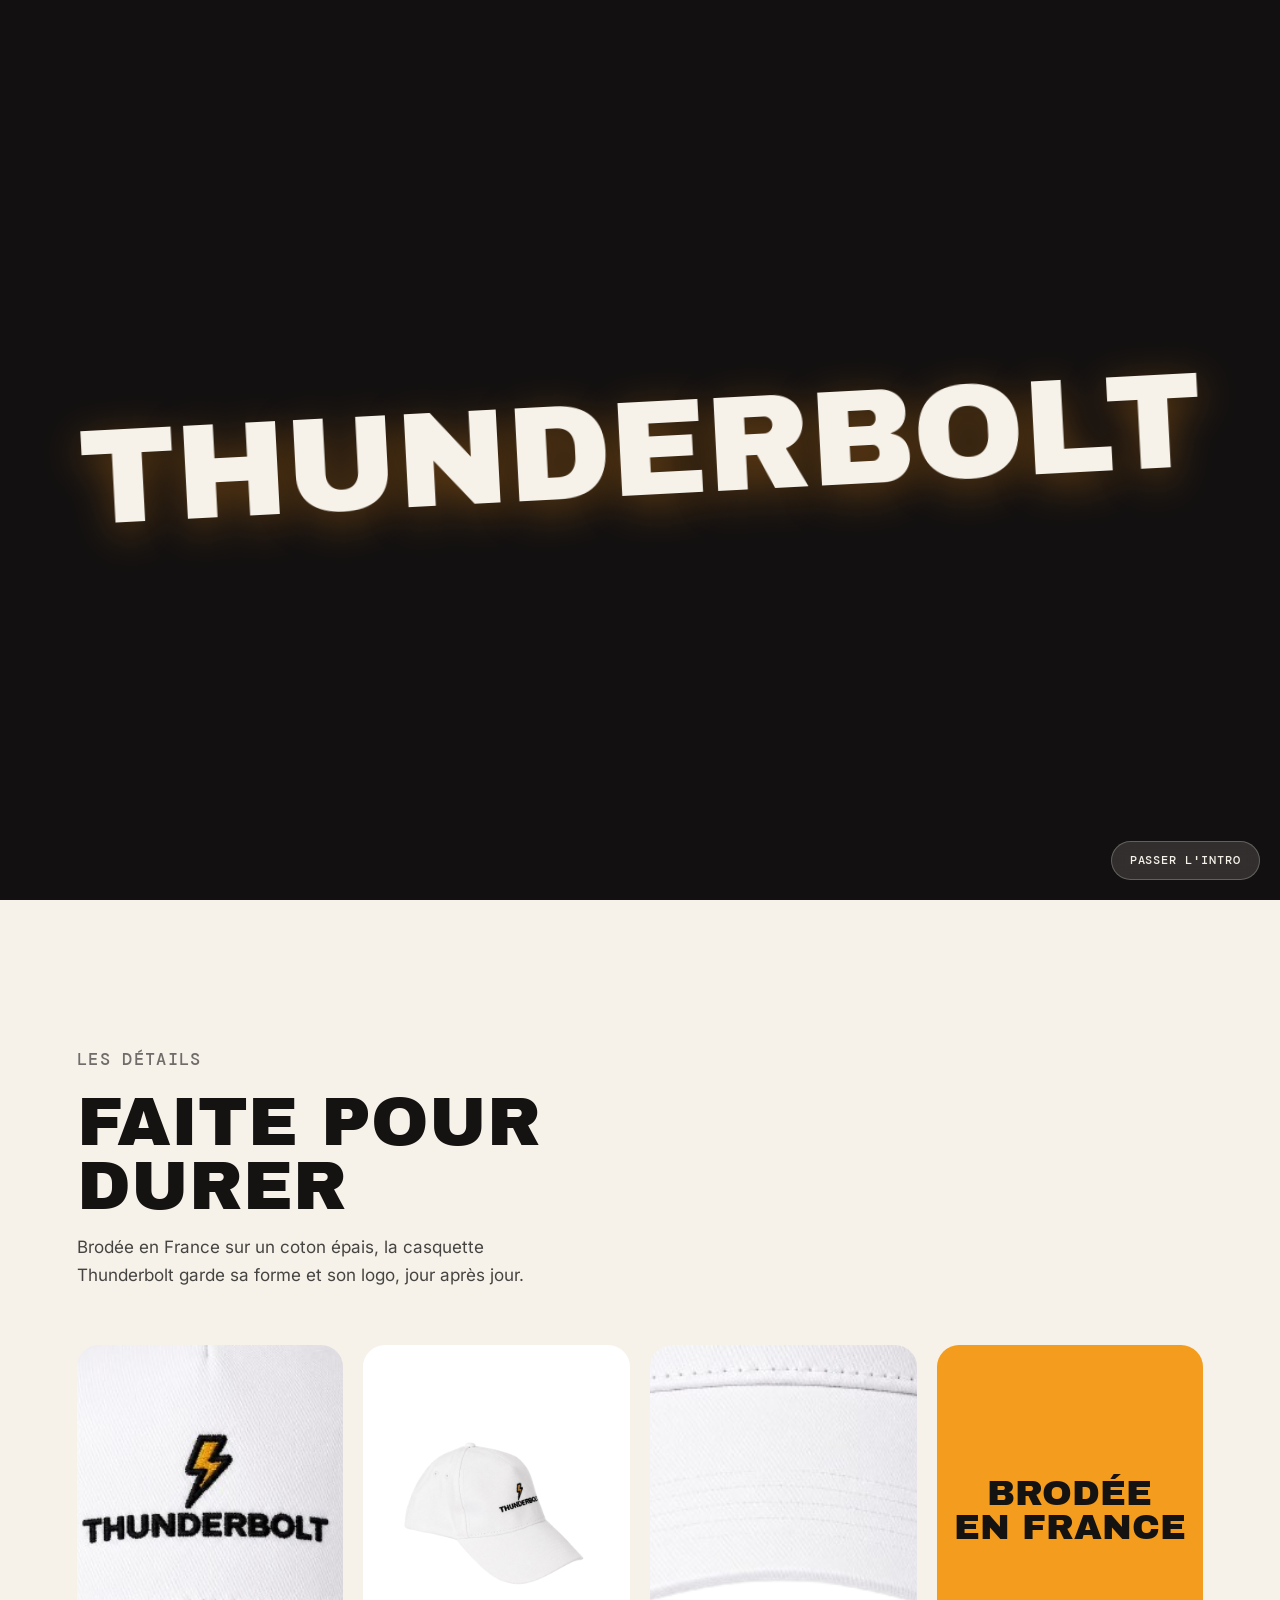
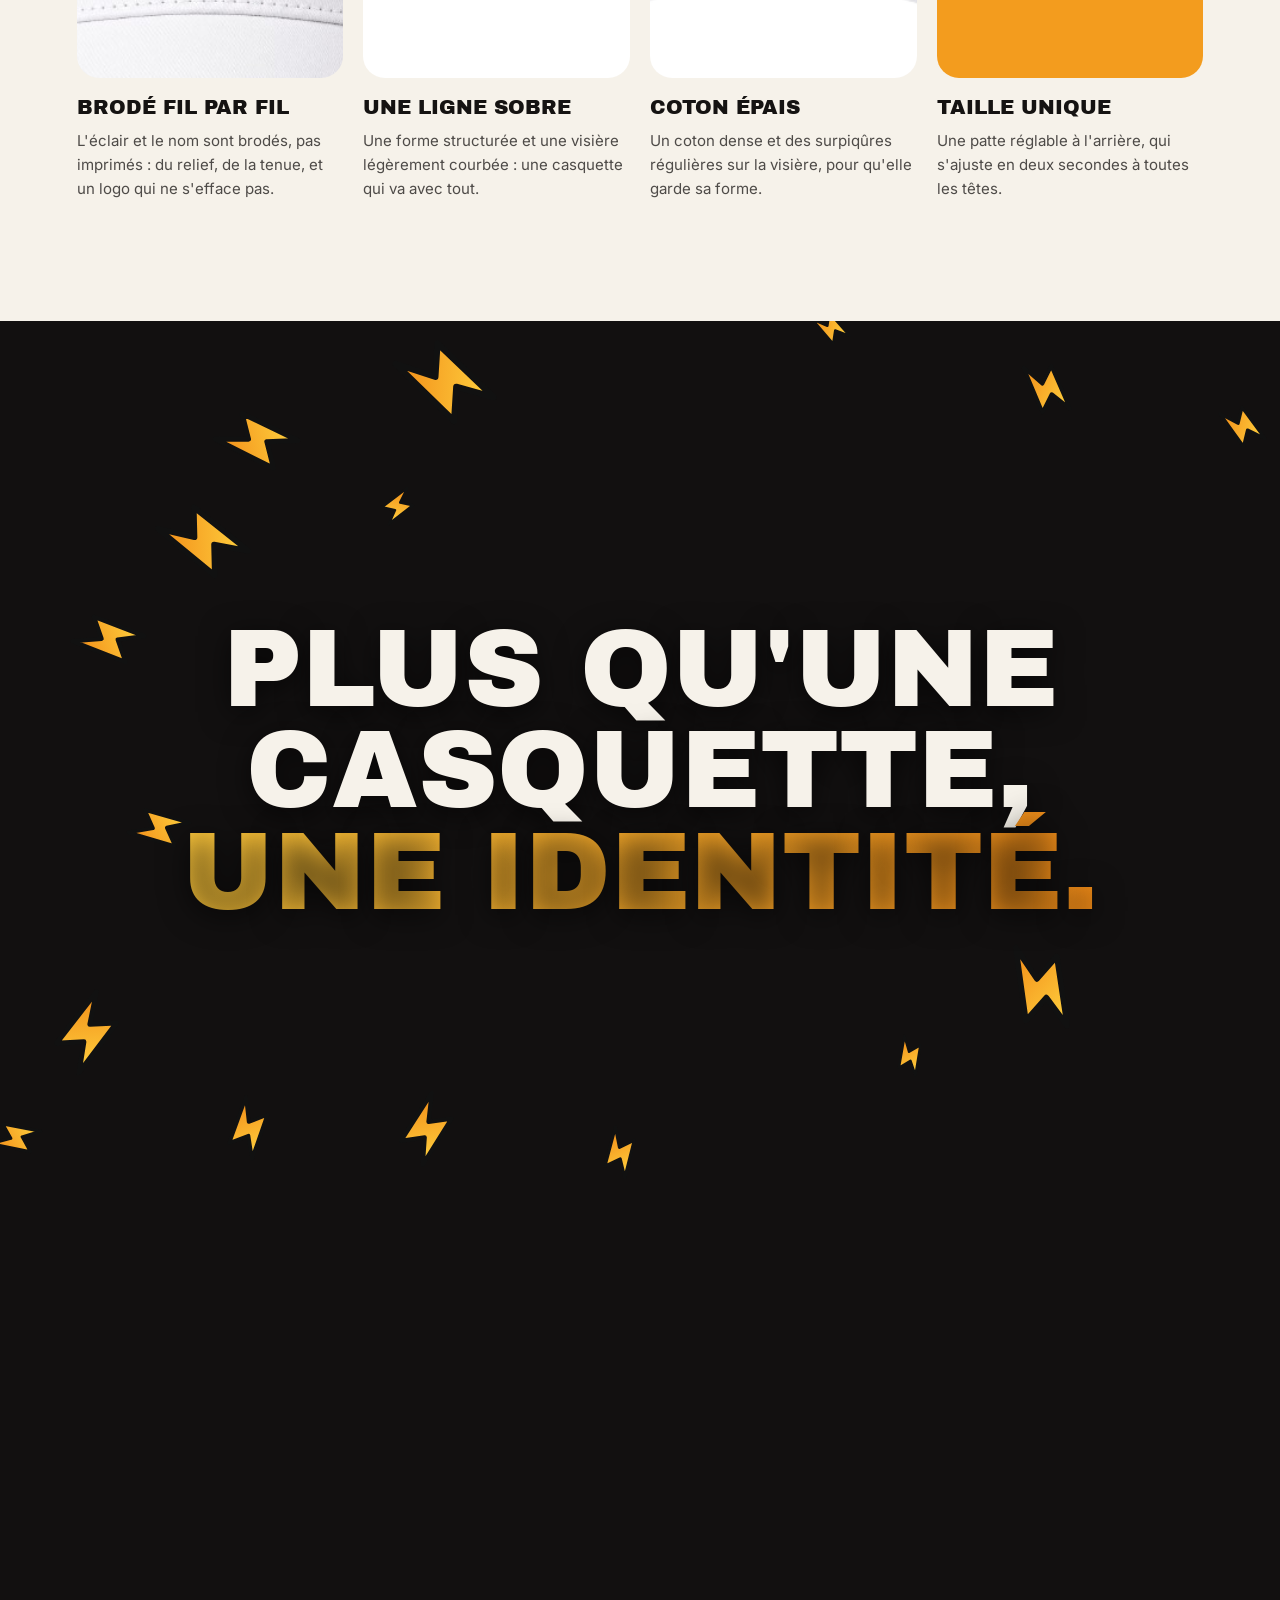
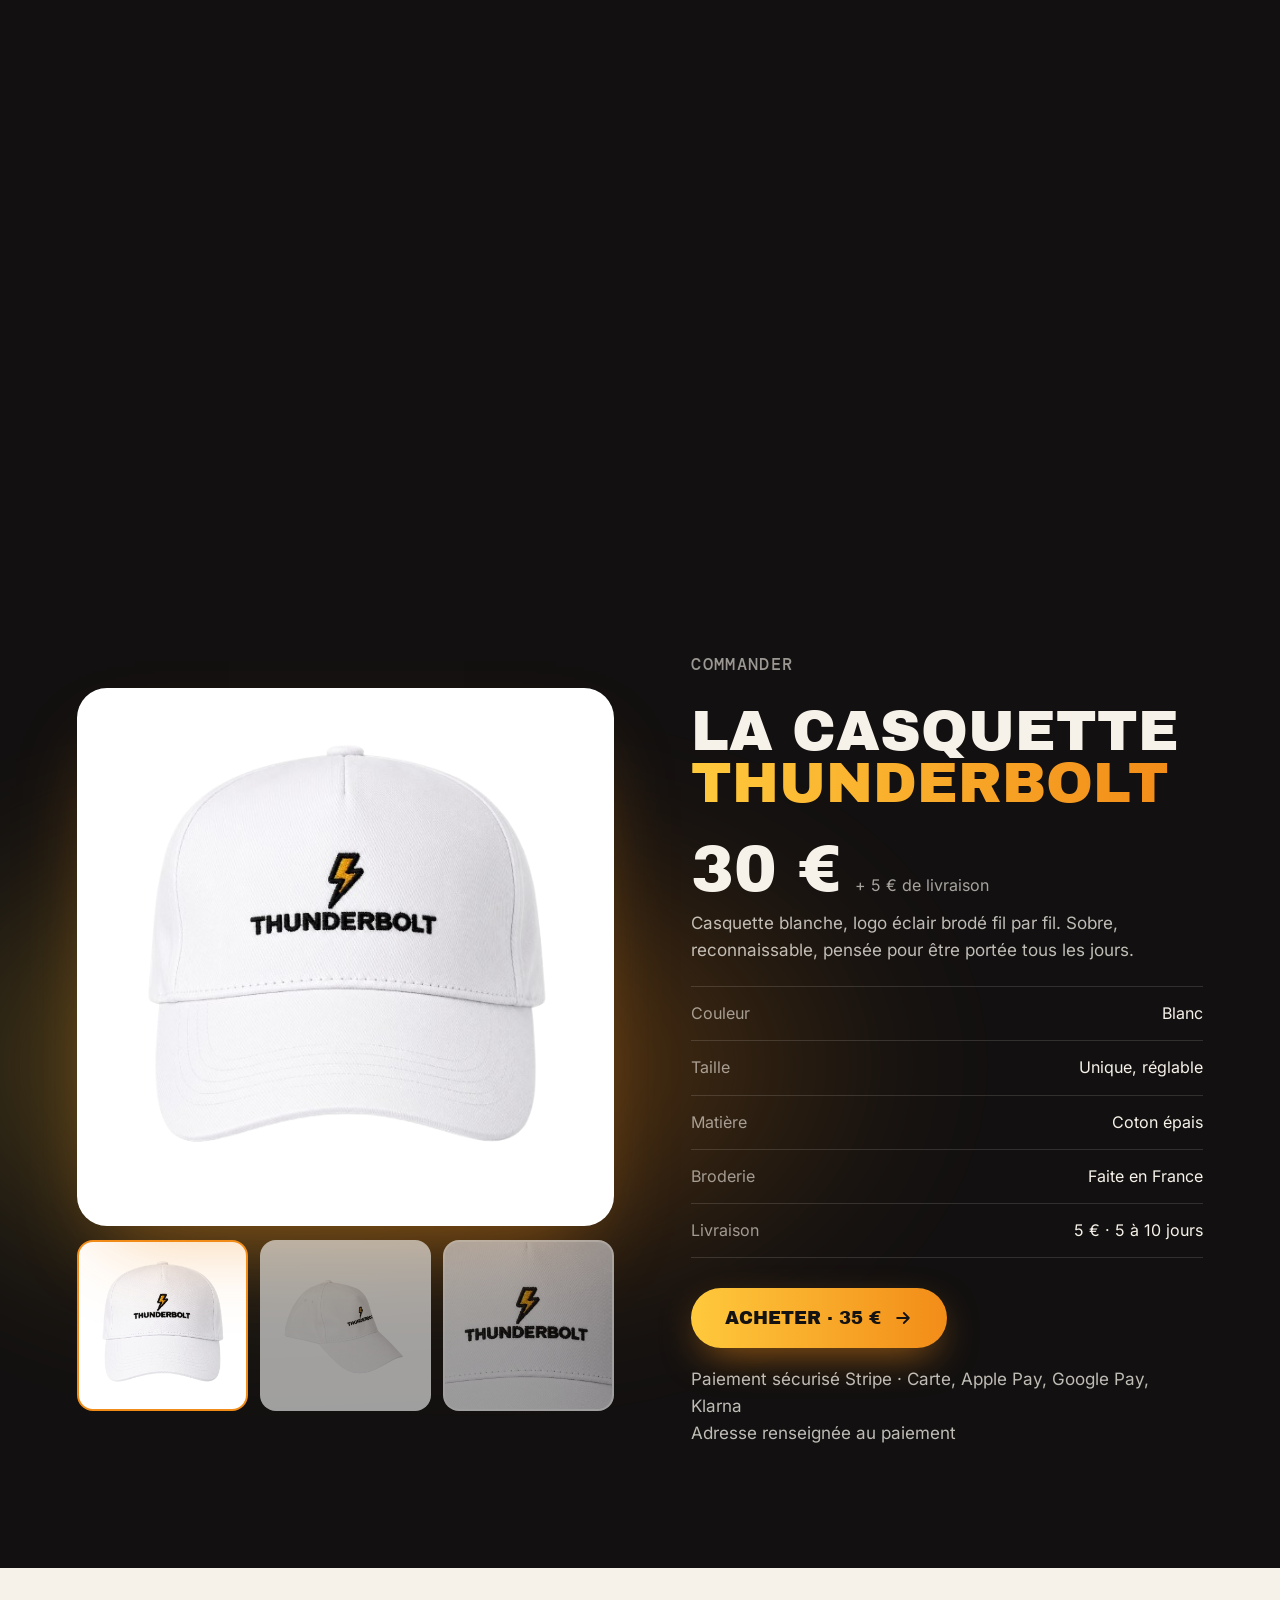
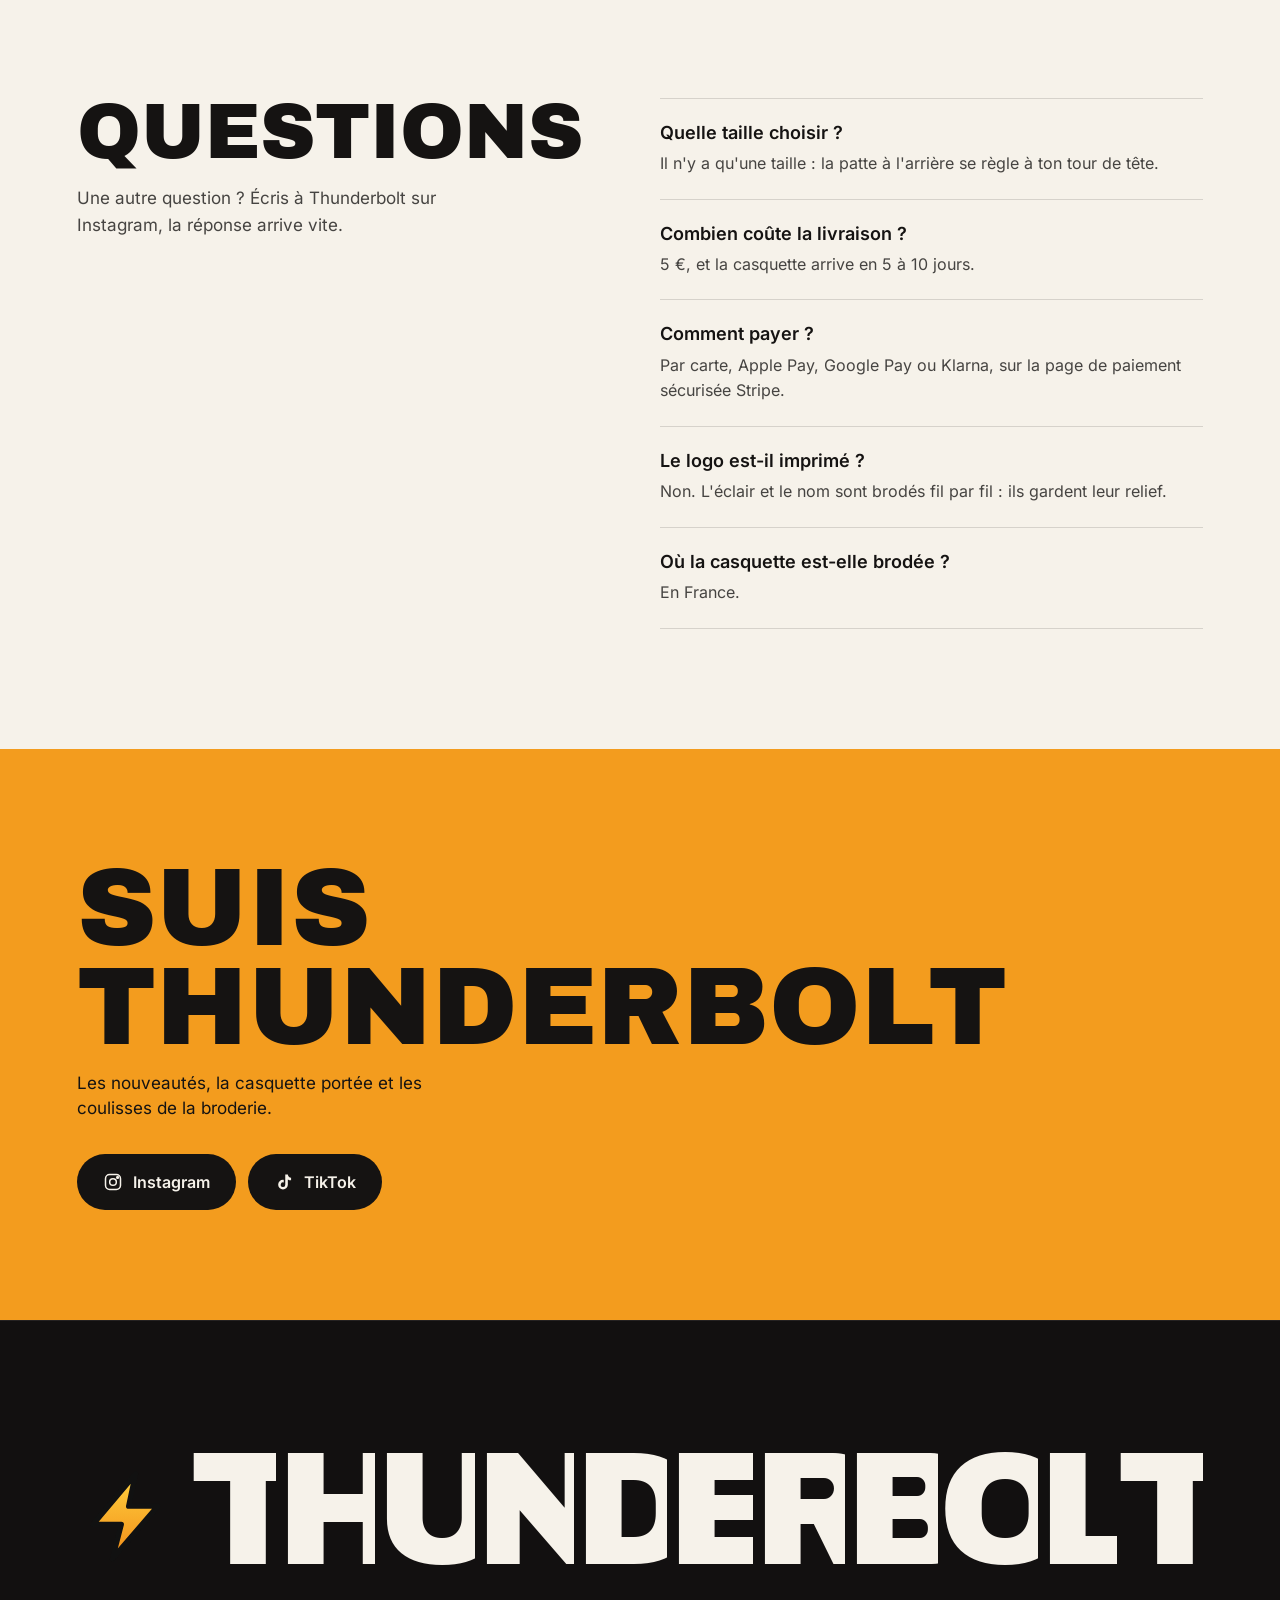
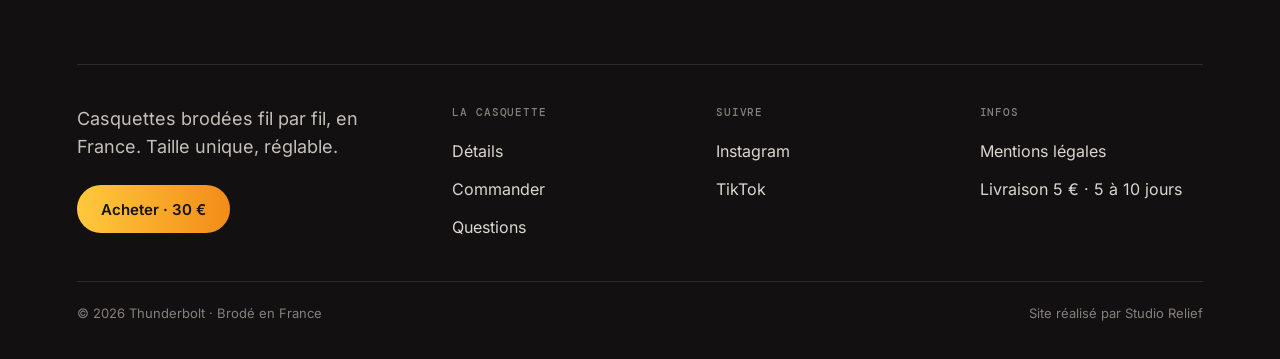
<file: index.html>
<!doctype html>
<html lang="fr">
  <head>
    <meta charset="utf-8" />
    <!-- set before the first paint, so the page can tell it has JavaScript -->
    <script>
      document.documentElement.classList.add('js');
    </script>
    <meta name="viewport" content="width=device-width,initial-scale=1,viewport-fit=cover" />
    <title>Thunderbolt — Plus qu'une casquette</title>
    <meta
      name="description"
      content="Thunderbolt : la casquette au logo éclair brodé fil par fil, brodée en France. 30 €."
    />
    <meta name="theme-color" content="#f39c1e" />
    <meta name="robots" content="noindex" />
    <meta property="og:title" content="Thunderbolt — la casquette brodée en France" />
    <meta property="og:description" content="Logo éclair brodé fil par fil. Taille unique, réglable. 30 €." />
    <meta property="og:image" content="https://i.imgur.com/e9JM0L8.png" />
    <meta property="og:type" content="website" />
    <link rel="icon" href="img/favicon.svg" type="image/svg+xml" />
    <link rel="stylesheet" href="css/fonts.css" />
    <link rel="stylesheet" href="css/style.css" />
  </head>
  <body class="locked">
    <a class="skip mono" href="#order">Aller à la commande</a>
    <svg width="0" height="0" style="position: absolute" aria-hidden="true">
      <defs>
        <linearGradient id="ig" x1="0" y1="0" x2="0" y2="1">
          <stop offset="0" stop-color="#ffd23f" />
          <stop offset="1" stop-color="#f28c18" />
        </linearGradient>
        <symbol id="bolt" viewBox="0 0 24 24">
          <path
            d="M14.5 1.5 4 14h7l-2.2 8.5L20 9.5h-7.2z"
            fill="url(#ig)"
            stroke="#111"
            stroke-width="1.3"
            stroke-linejoin="round"
          />
        </symbol>
      </defs>
    </svg>
    <div id="intro" aria-label="Intro">
      <svg id="ibolt" viewBox="0 0 24 24" aria-hidden="true">
        <path d="M14.5 1.5 4 14h7l-2.2 8.5L20 9.5h-7.2z" />
      </svg>
      <div id="flash"></div>
      <div id="stamp" aria-hidden="true">THUNDERBOLT</div>
      <button id="skip" class="mono">Passer l'intro</button>
    </div>
    <script src="js/intro.js"></script>

    <header id="nav">
      <a class="logo" href="#hero">
        <i>
          <svg class="boltsvg"><use href="#bolt" /></svg>
        </i>
        <span>THUNDERBOLT</span>
      </a>
      <nav class="pill mono" aria-label="Sections">
        <span class="hl"></span>
        <a href="#hero" data-s="hero">Accueil</a>
        <a href="#details" data-s="details">Détails</a>
        <a href="#order" data-s="order">Commander</a>
        <a href="#faq" data-s="faq">Questions</a>
      </nav>
      <a class="cta mono" href="#order" id="navBuy">
        <i>
          <svg class="boltsvg"><use href="#bolt" /></svg>
        </i>
        Acheter · 30 €
      </a>
    </header>

    <main>
      <section id="hero" aria-labelledby="hero-h">
        <div class="reveal"></div>
        <div class="hero-grid">
          <div class="hero-text">
            <p class="eyebrow mono">Thunderbolt · brodée en France</p>
            <h1 id="hero-h">
              La casquette
              <span>Thunderbolt</span>
            </h1>
            <p class="hero-lead">
              Une casquette blanche et sobre, avec le logo éclair brodé fil par fil. Taille unique, réglable.
            </p>
            <div class="hero-buy">
              <span class="hero-price">30 €</span>
              <a class="btn btn--dark" href="#order">Acheter</a>
              <a class="btn btn--line" href="#details">Voir les détails</a>
            </div>
            <ul class="hero-facts mono">
              <li>Brodée en France</li>
              <li>Taille unique</li>
              <li>Livraison 5 €</li>
            </ul>
          </div>
          <div class="hero-stage" id="stage">
            <div class="cap3d" id="heroCap">
              <div class="sh"></div>
              <div class="fl">
                <img
                  class="f"
                  src="img/casquette-face.png"
                  alt="La casquette blanche Thunderbolt vue de face, logo éclair orange et nom brodé en noir"
                  width="513"
                  height="486"
                  fetchpriority="high"
                />
                <img class="b" src="img/casquette-profil.png" alt="" width="548" height="456" />
              </div>
            </div>
            <div class="stage-ctrl">
              <span class="mono" id="viewLabel">Face · logo éclair brodé</span>
              <button id="next" type="button" aria-label="Tourner la casquette">
                <svg
                  viewBox="0 0 24 24"
                  fill="none"
                  stroke="currentColor"
                  stroke-width="2"
                  stroke-linecap="round"
                  stroke-linejoin="round"
                >
                  <path d="M20 12a8 8 0 1 1-2.6-5.9" />
                  <path d="M20 4v5h-5" />
                </svg>
              </button>
            </div>
          </div>
        </div>
        <i class="bolt-deco b1" aria-hidden="true">
          <svg class="boltsvg"><use href="#bolt" /></svg>
        </i>
        <i class="bolt-deco b2" aria-hidden="true">
          <svg class="boltsvg"><use href="#bolt" /></svg>
        </i>
      </section>

      <section id="details" aria-labelledby="details-h">
        <div class="wrap">
          <div class="sec-head">
            <p class="eyebrow mono">Les détails</p>
            <h2 id="details-h">Faite pour durer</h2>
            <p>
              Brodée en France sur un coton épais, la casquette Thunderbolt garde sa forme et son logo, jour
              après jour.
            </p>
          </div>
          <div class="cards">
            <article class="card">
              <div class="card-img">
                <img
                  src="img/broderie.png"
                  alt="Gros plan sur le logo éclair et le nom brodés"
                  loading="lazy"
                />
              </div>
              <h3>Brodé fil par fil</h3>
              <p>
                L'éclair et le nom sont brodés, pas imprimés : du relief, de la tenue, et un logo qui ne
                s'efface pas.
              </p>
            </article>
            <article class="card">
              <div class="card-img card-img--cut">
                <img
                  src="img/casquette-profil.png"
                  alt="La casquette vue de profil, visière vers la droite"
                  loading="lazy"
                />
              </div>
              <h3>Une ligne sobre</h3>
              <p>Une forme structurée et une visière légèrement courbée : une casquette qui va avec tout.</p>
            </article>
            <article class="card">
              <div class="card-img">
                <img src="img/visiere.png" alt="Les rangs de surpiqûres sur la visière" loading="lazy" />
              </div>
              <h3>Coton épais</h3>
              <p>Un coton dense et des surpiqûres régulières sur la visière, pour qu'elle garde sa forme.</p>
            </article>
            <article class="card">
              <div class="card-img card-img--type">
                <span>
                  Brodée
                  <br />
                  en France
                </span>
              </div>
              <h3>Taille unique</h3>
              <p>Une patte réglable à l'arrière, qui s'ajuste en deux secondes à toutes les têtes.</p>
            </article>
          </div>
        </div>
      </section>

      <section id="identite" aria-label="Plus qu'une casquette, une identité">
        <div class="id-sticky">
          <div class="id-bolts" aria-hidden="true"></div>
          <p class="id-title">
            Plus qu'une casquette,
            <br />
            <em>une identité.</em>
          </p>
        </div>
      </section>

      <section id="order" aria-labelledby="order-h">
        <div class="glow"></div>
        <div class="ogrid">
          <div class="gallery">
            <div class="gallery-main" id="galleryMain">
              <img class="on" src="img/casquette-face.png" alt="Casquette Thunderbolt blanche, vue de face" />
              <img
                src="img/casquette-profil.png"
                alt="Casquette Thunderbolt blanche, vue de profil"
                loading="lazy"
              />
              <img
                class="cover"
                src="img/broderie.png"
                alt="Gros plan sur la broderie du logo"
                loading="lazy"
              />
            </div>
            <div class="thumbs">
              <button class="on" type="button" aria-label="Voir la casquette de face" aria-pressed="true">
                <img src="img/casquette-face.png" alt="" />
              </button>
              <button type="button" aria-label="Voir la casquette de profil" aria-pressed="false">
                <img src="img/casquette-profil.png" alt="" loading="lazy" />
              </button>
              <button type="button" aria-label="Voir la broderie de près" aria-pressed="false">
                <img class="cover" src="img/broderie.png" alt="" loading="lazy" />
              </button>
            </div>
          </div>
          <div class="otxt">
            <p class="eyebrow mono">Commander</p>
            <h2 id="order-h">
              La casquette
              <em>Thunderbolt</em>
            </h2>
            <div class="priceline">
              <b>30 €</b>
              <span>+ 5 € de livraison</span>
            </div>
            <p>
              Casquette blanche, logo éclair brodé fil par fil. Sobre, reconnaissable, pensée pour être portée
              tous les jours.
            </p>
            <ul class="olist">
              <li>
                <span>Couleur</span>
                <span>Blanc</span>
              </li>
              <li>
                <span>Taille</span>
                <span>Unique, réglable</span>
              </li>
              <li>
                <span>Matière</span>
                <span>Coton épais</span>
              </li>
              <li>
                <span>Broderie</span>
                <span>Faite en France</span>
              </li>
              <li>
                <span>Livraison</span>
                <span>5 € · 5 à 10 jours</span>
              </li>
            </ul>
            <a id="buy" href="#order">
              Acheter · 35 €
              <svg
                viewBox="0 0 24 24"
                fill="none"
                stroke="currentColor"
                stroke-width="2.2"
                stroke-linecap="round"
                stroke-linejoin="round"
              >
                <path d="M5 12h14M13 6l6 6-6 6" />
              </svg>
            </a>
            <p class="secure" id="buyNote" role="status">
              Paiement sécurisé Stripe · Carte, Apple Pay, Google Pay, Klarna
              <br />
              Adresse renseignée au paiement
            </p>
          </div>
        </div>
      </section>

      <section id="faq" aria-labelledby="faq-h">
        <div class="faq-grid">
          <div class="faq-intro">
            <h2 id="faq-h">Questions</h2>
            <p>Une autre question ? Écris à Thunderbolt sur Instagram, la réponse arrive vite.</p>
          </div>
          <div class="faq-list">
            <div class="faq-item">
              <h3>Quelle taille choisir ?</h3>
              <p>Il n'y a qu'une taille : la patte à l'arrière se règle à ton tour de tête.</p>
            </div>
            <div class="faq-item">
              <h3>Combien coûte la livraison ?</h3>
              <p>5 €, et la casquette arrive en 5 à 10 jours.</p>
            </div>
            <div class="faq-item">
              <h3>Comment payer ?</h3>
              <p>Par carte, Apple Pay, Google Pay ou Klarna, sur la page de paiement sécurisée Stripe.</p>
            </div>
            <div class="faq-item">
              <h3>Le logo est-il imprimé ?</h3>
              <p>Non. L'éclair et le nom sont brodés fil par fil : ils gardent leur relief.</p>
            </div>
            <div class="faq-item">
              <h3>Où la casquette est-elle brodée ?</h3>
              <p>En France.</p>
            </div>
          </div>
        </div>
      </section>

      <section id="suivre" aria-labelledby="suivre-h">
        <div class="suivre-in">
          <div>
            <h2 id="suivre-h">Suis Thunderbolt</h2>
            <p>Les nouveautés, la casquette portée et les coulisses de la broderie.</p>
          </div>
          <div class="suivre-links">
            <a href="https://www.instagram.com/thunderbolt31177/" target="_blank" rel="noopener">
              <svg
                viewBox="0 0 24 24"
                fill="none"
                stroke="currentColor"
                stroke-width="1.8"
                aria-hidden="true"
              >
                <rect x="3" y="3" width="18" height="18" rx="5" />
                <circle cx="12" cy="12" r="4" />
                <circle cx="17.5" cy="6.5" r="1" fill="currentColor" />
              </svg>
              Instagram
            </a>
            <a href="https://www.tiktok.com/@thunderbolt_off" target="_blank" rel="noopener">
              <svg viewBox="0 0 24 24" fill="currentColor" aria-hidden="true">
                <path
                  d="M16.6 3c.3 2.2 1.7 3.7 3.9 3.9v3.1c-1.4 0-2.7-.4-3.9-1.1v6.3a5.8 5.8 0 1 1-5.8-5.8c.3 0 .6 0 .9.1v3.2a2.7 2.7 0 1 0 1.8 2.5V3z"
                />
              </svg>
              TikTok
            </a>
          </div>
        </div>
      </section>
    </main>
    <footer class="foot" id="contact">
      <div class="foot__word" aria-hidden="true">
        <i>
          <svg class="boltsvg"><use href="#bolt" /></svg>
        </i>
        <span>THUNDERBOLT</span>
      </div>
      <div class="foot__grid">
        <div class="foot__brand">
          <p>Casquettes brodées fil par fil, en France. Taille unique, réglable.</p>
          <a class="foot__cta" href="#order">Acheter · 30 €</a>
        </div>
        <nav class="foot__col" aria-label="La casquette">
          <h3 class="mono">La casquette</h3>
          <a href="#details">Détails</a>
          <a href="#order">Commander</a>
          <a href="#faq">Questions</a>
        </nav>
        <nav class="foot__col" aria-label="Réseaux">
          <h3 class="mono">Suivre</h3>
          <a href="https://www.instagram.com/thunderbolt31177/" target="_blank" rel="noopener">Instagram</a>
          <a href="https://www.tiktok.com/@thunderbolt_off" target="_blank" rel="noopener">TikTok</a>
        </nav>
        <nav class="foot__col" aria-label="Informations">
          <h3 class="mono">Infos</h3>
          <a href="mentions-legales.html">Mentions légales</a>
          <span>Livraison 5 € · 5 à 10 jours</span>
        </nav>
      </div>
      <div class="foot__bar">
        <span>© 2026 Thunderbolt · Brodé en France</span>
        <span>Site réalisé par Studio Relief</span>
      </div>
    </footer>

    <script src="js/main.js"></script>
  </body>
</html>
</file>
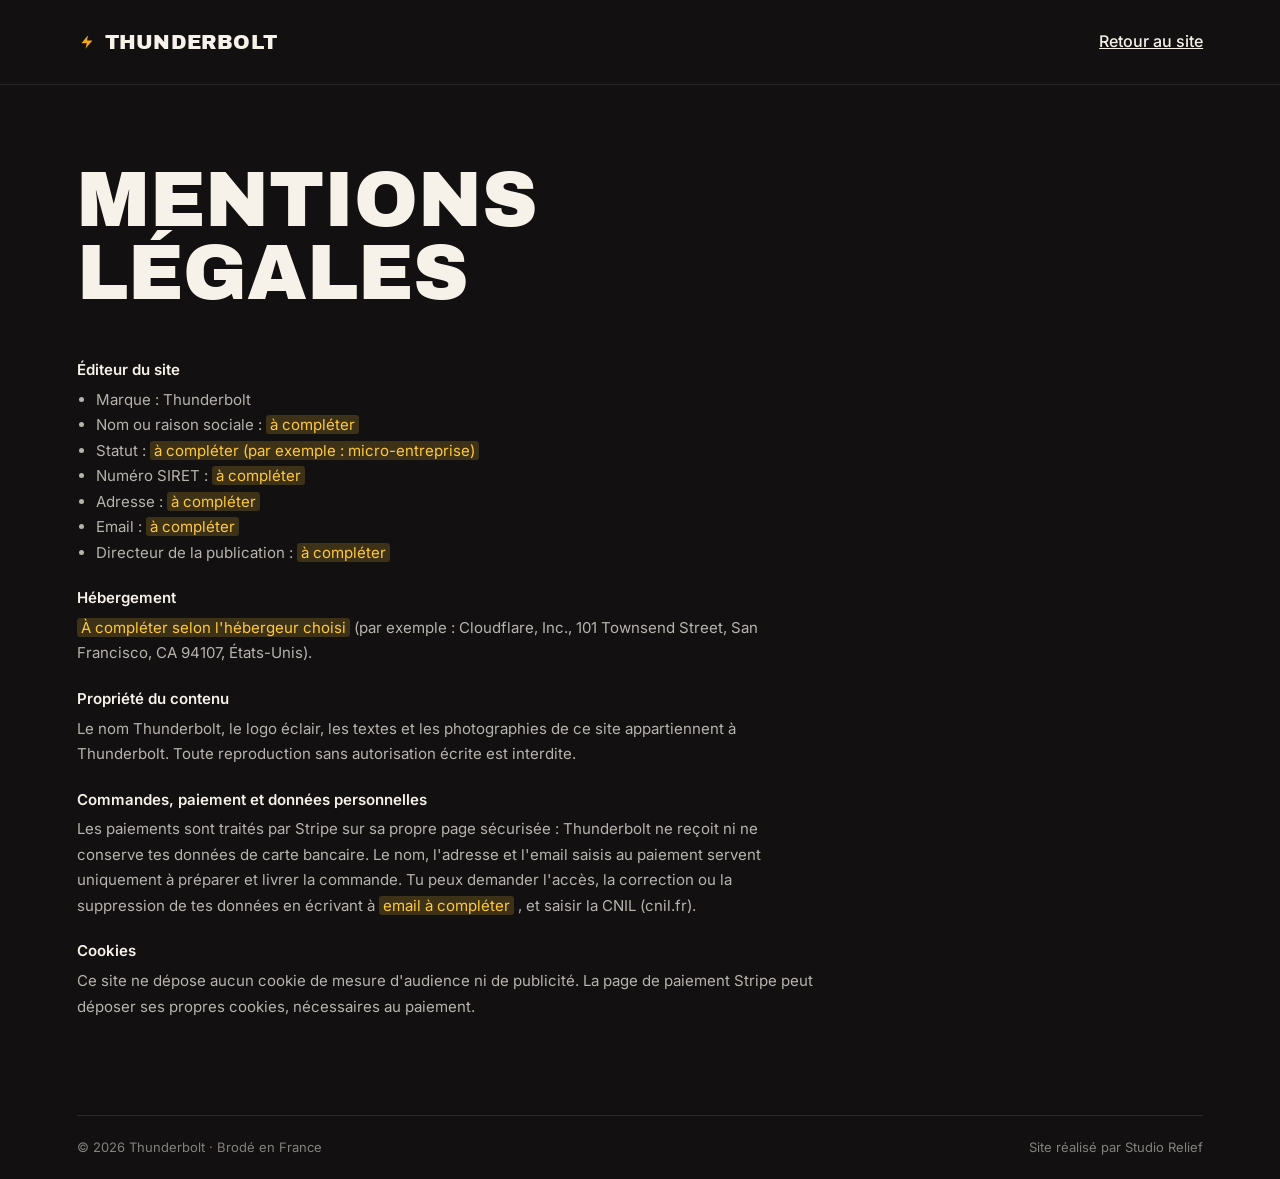
<file: mentions-legales.html>
<!doctype html>
<html lang="fr">
  <head>
    <meta charset="utf-8" />
    <meta name="viewport" content="width=device-width,initial-scale=1,viewport-fit=cover" />
    <title>Mentions légales · Thunderbolt</title>
    <meta
      name="description"
      content="Éditeur, hébergement, paiement et données personnelles du site Thunderbolt."
    />
    <meta name="robots" content="noindex" />
    <link rel="icon" href="img/favicon.svg" type="image/svg+xml" />
    <link rel="stylesheet" href="css/fonts.css" />
    <link rel="stylesheet" href="css/style.css" />
  </head>
  <body class="legal-page">
    <header class="legal-top">
      <a class="logo" href="index.html">
        <i><img src="img/favicon.svg" alt="" /></i>
        <span>THUNDERBOLT</span>
      </a>
      <a class="legal-back" href="index.html">Retour au site</a>
    </header>
    <main class="legal-main">
      <h1>Mentions légales</h1>
      <div class="legal__in">
        <h3>Éditeur du site</h3>
        <ul>
          <li>Marque : Thunderbolt</li>
          <li>
            Nom ou raison sociale :
            <span class="todo">à compléter</span>
          </li>
          <li>
            Statut :
            <span class="todo">à compléter (par exemple : micro-entreprise)</span>
          </li>
          <li>
            Numéro SIRET :
            <span class="todo">à compléter</span>
          </li>
          <li>
            Adresse :
            <span class="todo">à compléter</span>
          </li>
          <li>
            Email :
            <span class="todo">à compléter</span>
          </li>
          <li>
            Directeur de la publication :
            <span class="todo">à compléter</span>
          </li>
        </ul>
        <h3>Hébergement</h3>
        <p>
          <span class="todo">À compléter selon l'hébergeur choisi</span>
          (par exemple : Cloudflare, Inc., 101 Townsend Street, San Francisco, CA 94107, États-Unis).
        </p>
        <h3>Propriété du contenu</h3>
        <p>
          Le nom Thunderbolt, le logo éclair, les textes et les photographies de ce site appartiennent à
          Thunderbolt. Toute reproduction sans autorisation écrite est interdite.
        </p>
        <h3>Commandes, paiement et données personnelles</h3>
        <p>
          Les paiements sont traités par Stripe sur sa propre page sécurisée : Thunderbolt ne reçoit ni ne
          conserve tes données de carte bancaire. Le nom, l'adresse et l'email saisis au paiement servent
          uniquement à préparer et livrer la commande. Tu peux demander l'accès, la correction ou la
          suppression de tes données en écrivant à
          <span class="todo">email à compléter</span>
          , et saisir la CNIL (cnil.fr).
        </p>
        <h3>Cookies</h3>
        <p>
          Ce site ne dépose aucun cookie de mesure d'audience ni de publicité. La page de paiement Stripe peut
          déposer ses propres cookies, nécessaires au paiement.
        </p>
      </div>
    </main>
    <footer class="foot__bar legal-bar">
      <span>© 2026 Thunderbolt · Brodé en France</span>
      <span>Site réalisé par Studio Relief</span>
    </footer>
  </body>
</html>
</file>
<file: css/fonts.css>
/* Fonts, served from the site itself (no third-party request) */
@font-face {
  font-family: 'Archivo Black';
  font-style: normal;
  font-weight: 400;
  font-display: swap;
  src: url('../fonts/archivo-black-400.woff2') format('woff2');
}
@font-face {
  font-family: 'DM Mono';
  font-style: normal;
  font-weight: 400;
  font-display: swap;
  src: url('../fonts/dm-mono-400.woff2') format('woff2');
}
@font-face {
  font-family: 'DM Mono';
  font-style: normal;
  font-weight: 500;
  font-display: swap;
  src: url('../fonts/dm-mono-500.woff2') format('woff2');
}
@font-face {
  font-family: 'Inter';
  font-style: normal;
  font-weight: 100 900;
  font-display: swap;
  src: url('../fonts/inter-100-900.woff2') format('woff2');
}
</file>
<file: css/style.css>
/* Thunderbolt: page styles */
:root {
  --ink: #151312;
  --cream: #f6f2ea;
  --c: #f39c1e;
  --o1: #ffc93c;
  --o2: #f28c18;
  --ease: cubic-bezier(0.23, 1, 0.32, 1);
  --ease-io: cubic-bezier(0.77, 0, 0.175, 1);
}
* {
  box-sizing: border-box;
  margin: 0;
  padding: 0;
}
html {
  overflow-x: clip;
  -webkit-text-size-adjust: 100%;
}
body {
  overflow-x: clip;
  background: var(--cream);
  color: var(--ink);
  font-family: Inter, system-ui, sans-serif;
  font-optical-sizing: auto;
  -webkit-font-smoothing: antialiased;
  line-height: 1.45;
}
body.locked {
  overflow: hidden;
}
button {
  font: inherit;
  color: inherit;
  background: none;
  border: 0;
  cursor: pointer;
  -webkit-tap-highlight-color: transparent;
  touch-action: manipulation;
  user-select: none;
  -webkit-user-select: none;
}
a {
  color: inherit;
  -webkit-tap-highlight-color: transparent;
  touch-action: manipulation;
}
.skip {
  position: fixed;
  left: 12px;
  top: -80px;
  z-index: 70;
  padding: 12px 18px;
  border-radius: 999px;
  background: var(--ink);
  color: var(--cream);
  text-decoration: none;
  transition: top 0.2s var(--ease);
}
.skip:focus {
  top: 12px;
}
img {
  display: block;
  max-width: 100%;
}
.mono {
  font-family: 'DM Mono', ui-monospace, monospace;
  font-weight: 500;
  text-transform: uppercase;
  letter-spacing: 0.08em;
  font-size: 12px;
}
.boltsvg {
  display: block;
  width: 100%;
  height: 100%;
  overflow: visible;
}

/* intro */
#intro {
  position: fixed;
  inset: 0;
  z-index: 50;
  background: #121010;
  display: grid;
  place-items: center;
  overflow: hidden;
  transition:
    transform 0.85s cubic-bezier(0.77, 0, 0.175, 1),
    visibility 0s 0.85s;
}
#ibolt {
  position: absolute;
  width: min(34vw, 260px);
  aspect-ratio: 1;
  left: 50%;
  top: 46%;
  transform: translate(-50%, -50%);
}
#ibolt path {
  fill: url(#ig);
  fill-opacity: 0;
  stroke: #f6f2ea;
  stroke-width: 0.5;
  stroke-linejoin: round;
  stroke-dasharray: 80;
  stroke-dashoffset: 80;
}
#intro.draw #ibolt path {
  animation:
    draw 0.75s cubic-bezier(0.6, 0, 0.3, 1) forwards,
    fillin 0.35s 0.7s forwards;
}
@keyframes draw {
  to {
    stroke-dashoffset: 0;
  }
}
@keyframes fillin {
  to {
    fill-opacity: 1;
    stroke: #111;
  }
}
#flash {
  position: absolute;
  inset: 0;
  background: #fff6dc;
  opacity: 0;
  pointer-events: none;
}
#intro.draw #flash {
  animation: flash 0.5s 0.72s ease-out;
}
@keyframes flash {
  0% {
    opacity: 0;
  }
  12% {
    opacity: 0.85;
  }
  100% {
    opacity: 0;
  }
}
#intro.out #ibolt {
  transition:
    transform 0.5s var(--ease),
    opacity 0.4s;
  transform: translate(-50%, -90%) scale(0.5);
  opacity: 0;
}
#stamp {
  position: relative;
  font:
    400 clamp(40px, 10.5vw, 170px) / 1 'Archivo Black',
    sans-serif;
  color: var(--cream);
  letter-spacing: -0.01em;
  opacity: 0;
  transform: scale(1.7) rotate(-8deg);
  text-shadow: 0 10px 40px rgba(242, 140, 24, 0.35);
}
#stamp.on {
  animation: stamp 0.6s cubic-bezier(0.2, 1.5, 0.4, 1) forwards;
}
@keyframes stamp {
  0% {
    opacity: 0;
    transform: scale(1.7) rotate(-8deg);
  }
  55% {
    opacity: 1;
  }
  100% {
    opacity: 1;
    transform: scale(1) rotate(-3deg);
  }
}
#skip {
  position: absolute;
  right: 20px;
  bottom: calc(20px + env(safe-area-inset-bottom));
  padding: 10px 18px;
  border-radius: 999px;
  background: rgba(246, 242, 234, 0.14);
  backdrop-filter: blur(8px);
  color: var(--cream);
  border: 1px solid rgba(246, 242, 234, 0.25);
}
#intro.done {
  transform: translateY(-100%);
  visibility: hidden;
  pointer-events: none;
}

/* nav */
#nav {
  position: fixed;
  top: 14px;
  left: 0;
  right: 0;
  z-index: 10;
  display: flex;
  align-items: center;
  justify-content: space-between;
  gap: 12px;
  padding: 0 22px;
  pointer-events: none;
}
#nav > * {
  pointer-events: auto;
}
.logo {
  display: flex;
  align-items: center;
  gap: 8px;
  min-height: 44px;
  font:
    400 20px/1 'Archivo Black',
    sans-serif;
  text-decoration: none;
  letter-spacing: 0.01em;
  transition: color 0.3s;
}
.logo i {
  width: 20px;
  height: 24px;
  flex: none;
}
.navdark .logo {
  color: var(--cream);
}
.pill {
  position: relative;
  display: flex;
  padding: 5px;
  border-radius: 999px;
  background: rgba(255, 255, 255, 0.36);
  -webkit-backdrop-filter: blur(14px) saturate(1.5);
  backdrop-filter: blur(14px) saturate(1.5);
  border: 1px solid rgba(255, 255, 255, 0.55);
  box-shadow: 0 8px 28px rgba(21, 19, 18, 0.08);
  transition:
    background 0.3s,
    border-color 0.3s;
}
.pill a {
  position: relative;
  z-index: 1;
  padding: 9px 16px;
  border-radius: 999px;
  text-decoration: none;
  transition: color 0.3s;
  white-space: nowrap;
}
.pill a.on {
  color: var(--cream);
}
.pill .hl {
  position: absolute;
  top: 5px;
  bottom: 5px;
  left: 0;
  width: 0;
  border-radius: 999px;
  background: var(--ink);
  transition:
    transform 0.35s var(--ease),
    width 0.35s var(--ease),
    background 0.3s;
}
.navdark .pill {
  background: rgba(30, 27, 25, 0.55);
  border-color: rgba(246, 242, 234, 0.18);
}
.navdark .pill a {
  color: rgba(246, 242, 234, 0.82);
}
.navdark .pill a.on {
  color: var(--ink);
}
.navdark .pill .hl {
  background: var(--cream);
}
.cta {
  display: inline-flex;
  align-items: center;
  gap: 8px;
  padding: 13px 20px;
  border-radius: 999px;
  background: var(--ink);
  color: var(--cream);
  text-decoration: none;
  white-space: nowrap;
  transition:
    transform 160ms var(--ease),
    background 0.3s,
    color 0.3s;
}
.cta:active {
  transform: scale(0.97);
}
.cta i {
  width: 12px;
  height: 15px;
}
.navdark .cta {
  background: linear-gradient(90deg, var(--o1), var(--o2));
  color: var(--ink);
}

/* order */
#order {
  position: relative;
  overflow: hidden;
  padding: 130px 6vw 120px;
  background: #121010;
  color: var(--cream);
}
.glow {
  position: absolute;
  left: 30%;
  top: 52%;
  width: min(1100px, 130vw);
  aspect-ratio: 2/1;
  transform: translate(-50%, -50%);
  background: radial-gradient(closest-side at 35% 50%, var(--o1), transparent),
    radial-gradient(closest-side at 62% 50%, var(--o2), transparent);
  filter: blur(70px);
  opacity: 0.32;
  pointer-events: none;
}
.ogrid {
  position: relative;
  display: grid;
  grid-template-columns: 1.05fr 1fr;
  gap: clamp(32px, 6vw, 96px);
  align-items: center;
  max-width: 1280px;
  margin: 0 auto;
}
#order h2 {
  font:
    400 clamp(36px, 4.4vw, 68px) / 0.92 'Archivo Black',
    sans-serif;
  text-transform: uppercase;
  margin: 10px 0 16px;
}
#order h2 em {
  font-style: normal;
  background: linear-gradient(90deg, var(--o1), var(--o2));
  -webkit-background-clip: text;
  background-clip: text;
  color: transparent;
}
.otxt > p {
  color: rgba(246, 242, 234, 0.76);
  max-width: 42ch;
  font-size: 17px;
  line-height: 1.6;
}
.priceline {
  display: flex;
  align-items: baseline;
  gap: 14px;
  margin: 28px 0 8px;
  flex-wrap: wrap;
}
.priceline b {
  font:
    400 64px/1 'Archivo Black',
    sans-serif;
}
.priceline span {
  opacity: 0.65;
}
.olist {
  list-style: none;
  margin: 22px 0 30px;
  border-top: 1px solid rgba(246, 242, 234, 0.14);
}
.olist li {
  display: flex;
  justify-content: space-between;
  gap: 16px;
  padding: 15px 0;
  border-bottom: 1px solid rgba(246, 242, 234, 0.14);
  font-size: 16px;
}
.olist li span:first-child {
  color: rgba(246, 242, 234, 0.6);
}
.olist li span:last-child {
  text-align: right;
}
#buy {
  display: inline-flex;
  align-items: center;
  gap: 12px;
  padding: 20px 34px;
  border-radius: 999px;
  background: linear-gradient(90deg, var(--o1), var(--o2));
  color: var(--ink);
  font:
    400 18px 'Archivo Black',
    sans-serif;
  text-transform: uppercase;
  text-decoration: none;
  transition:
    transform 160ms var(--ease),
    box-shadow 0.25s ease;
  box-shadow: 0 14px 40px -12px rgba(242, 140, 24, 0.7);
}
#buy:active {
  transform: scale(0.97);
}
#buy svg {
  width: 20px;
  height: 20px;
}
.secure {
  margin-top: 18px;
  color: rgba(246, 242, 234, 0.6);
  font-size: 14px;
  line-height: 1.6;
}
@media (hover: hover) and (pointer: fine) {
  .cta:hover {
    transform: translateY(-1px);
  }
  #buy:hover {
    transform: translateY(-2px);
    box-shadow: 0 20px 46px -12px rgba(242, 140, 24, 0.85);
  }
  .pill a:not(.on):hover {
    opacity: 0.65;
  }
}

.pill a {
  transition:
    color 0.3s,
    opacity 0.2s ease;
}
.sr {
  position: absolute;
  width: 1px;
  height: 1px;
  overflow: hidden;
  clip: rect(0 0 0 0);
}
:focus-visible {
  outline: 2px solid var(--ink);
  outline-offset: 3px;
}
#order :focus-visible {
  outline-color: var(--cream);
}
/* without JavaScript: no intro, the page reads as it is */
html:not(.js) #intro {
  display: none;
}
html:not(.js) body.locked {
  overflow: auto;
}
/* legal notice */

/* the end of the page: the name set large, the links, the legal notice folded */
.foot {
  background: #121010;
  color: var(--cream);
  padding: 120px 6vw calc(36px + env(safe-area-inset-bottom));
  border-top: 1px solid rgba(246, 242, 234, 0.08);
}
.foot__word {
  display: flex;
  align-items: center;
  gap: 0.1em;
  font:
    400 clamp(52px, 12.6vw, 214px) / 0.86 'Archivo Black',
    sans-serif;
  letter-spacing: -0.02em;
  color: var(--cream);
}
.foot__word i {
  width: 0.6em;
  height: 0.76em;
  flex: none;
  display: block;
}
.foot__word span {
  display: inline-flex;
  overflow: hidden;
  padding-bottom: 0.04em;
}
.foot__word .l {
  display: inline-block;
  transition: transform 0.9s var(--ease);
}
.js .foot__word.wait .l {
  transform: translateY(108%);
}
.js .foot__word.wait.in .l {
  transform: none;
}
.js .foot__word.wait i {
  opacity: 0;
  transform: scale(0.6) rotate(-20deg);
  transition:
    opacity 0.5s ease,
    transform 0.7s cubic-bezier(0.2, 1.5, 0.4, 1);
}
.js .foot__word.wait.in i {
  opacity: 1;
  transform: none;
}
.foot__grid {
  display: grid;
  grid-template-columns: 1.5fr repeat(3, 1fr);
  gap: 40px;
  margin: 72px 0 40px;
  padding-top: 40px;
  border-top: 1px solid rgba(246, 242, 234, 0.12);
}
.foot__brand p {
  font-size: 18px;
  line-height: 1.55;
  max-width: 28ch;
  color: rgba(246, 242, 234, 0.78);
  margin-bottom: 24px;
}
.foot__cta {
  display: inline-flex;
  align-items: center;
  min-height: 48px;
  padding: 0 24px;
  border-radius: 999px;
  background: linear-gradient(90deg, var(--o1), var(--o2));
  color: var(--ink);
  text-decoration: none;
  font:
    600 15px/1 Inter,
    sans-serif;
  transition:
    transform 160ms var(--ease),
    box-shadow 0.25s ease;
}
.foot__cta:active {
  transform: scale(0.97);
}
.foot__col {
  display: flex;
  flex-direction: column;
  align-items: flex-start;
  gap: 10px;
}
.foot__col h3 {
  font-size: 11px;
  font-weight: 500;
  color: rgba(246, 242, 234, 0.5);
  margin-bottom: 6px;
}
.foot__col a,
.foot__col span {
  color: rgba(246, 242, 234, 0.88);
  text-decoration: none;
  font-size: 16px;
  line-height: 1.75;
}
.foot__col a {
  background: linear-gradient(currentColor, currentColor) 0 100%/0 1px no-repeat;
  transition:
    background-size 0.3s var(--ease),
    color 0.2s ease;
}
.legal__in {
  padding: 8px 0 32px;
  max-width: 760px;
}
.legal__in h3 {
  color: var(--cream);
  font-size: 15px;
  font-weight: 600;
  margin: 22px 0 6px;
}
.legal__in h3:first-child {
  margin-top: 0;
}
.legal__in p,
.legal__in li {
  font-size: 15px;
  line-height: 1.7;
}
.legal__in ul {
  padding-left: 1.2em;
}
.foot__bar {
  display: flex;
  justify-content: space-between;
  gap: 16px;
  flex-wrap: wrap;
  padding-top: 22px;
  border-top: 1px solid rgba(246, 242, 234, 0.12);
  color: rgba(246, 242, 234, 0.5);
  font-size: 13px;
}
@media (hover: hover) and (pointer: fine) {
  .foot__col a:hover {
    background-size: 100% 1px;
    color: var(--cream);
  }
  .foot__cta:hover {
    transform: translateY(-2px);
    box-shadow: 0 14px 34px -12px rgba(242, 140, 24, 0.7);
  }
}
@media (max-width: 819px) {
  .foot {
    padding: 90px 20px calc(110px + env(safe-area-inset-bottom));
  }
  .foot__grid {
    grid-template-columns: 1fr 1fr;
    gap: 32px 20px;
    margin-top: 48px;
  }
  .foot__brand {
    grid-column: 1/-1;
  }
  .foot__cta {
    width: 100%;
    justify-content: center;
  }
}

/* the bar gets a quiet ground once the hero is gone, so nothing slides under the logo and the buttons */
#nav::before {
  content: '';
  position: absolute;
  left: 0;
  right: 0;
  top: -14px;
  height: 74px;
  z-index: -1;
  pointer-events: none;
  opacity: 0;
  transition:
    opacity 0.3s ease,
    background 0.3s ease;
  background: rgba(246, 242, 234, 0.86);
  -webkit-backdrop-filter: blur(14px);
  backdrop-filter: blur(14px);
  border-bottom: 1px solid rgba(21, 19, 18, 0.07);
}
.navbg #nav::before {
  opacity: 1;
}
.navdark #nav::before {
  background: rgba(18, 16, 16, 0.86);
  border-bottom-color: rgba(246, 242, 234, 0.08);
}
@media (max-width: 819px) {
  #nav::before {
    height: 66px;
  }
}

/* questions */
#faq {
  background: var(--cream);
  padding: 130px 6vw 120px;
}
.faq-grid {
  display: grid;
  grid-template-columns: 1fr 1.4fr;
  gap: clamp(32px, 6vw, 96px);
  max-width: 1280px;
  margin: 0 auto;
}
#faq h2 {
  font:
    400 clamp(44px, 6vw, 92px) / 0.9 'Archivo Black',
    sans-serif;
  text-transform: uppercase;
}
.faq-intro p {
  margin-top: 18px;
  font-size: 17px;
  line-height: 1.6;
  color: rgba(21, 19, 18, 0.78);
  max-width: 34ch;
}
.faq-list {
  border-top: 1px solid rgba(21, 19, 18, 0.14);
}
.faq-item {
  padding: 22px 0;
  border-bottom: 1px solid rgba(21, 19, 18, 0.14);
}
.faq-item h3 {
  font:
    600 18px/1.35 Inter,
    sans-serif;
}
.faq-item p {
  margin-top: 6px;
  font-size: 16px;
  line-height: 1.6;
  color: rgba(21, 19, 18, 0.78);
}
/* follow the brand */
#suivre {
  background: var(--c);
  padding: 110px 6vw;
}
.suivre-in {
  max-width: 1280px;
  margin: 0 auto;
  display: flex;
  align-items: flex-end;
  justify-content: space-between;
  gap: 32px;
  flex-wrap: wrap;
}
#suivre h2 {
  font:
    400 clamp(32px, 9vw, 110px) / 0.9 'Archivo Black',
    sans-serif;
  text-transform: uppercase;
}
#suivre p {
  margin-top: 14px;
  font-size: 17px;
  line-height: 1.5;
  max-width: 36ch;
}
.suivre-links {
  display: flex;
  gap: 12px;
  flex-wrap: wrap;
}
.suivre-links a {
  display: inline-flex;
  align-items: center;
  gap: 10px;
  min-height: 56px;
  padding: 0 26px;
  border-radius: 999px;
  background: var(--ink);
  color: var(--cream);
  text-decoration: none;
  font:
    600 16px/1 Inter,
    sans-serif;
  transition: transform 160ms var(--ease);
}
.suivre-links a:active {
  transform: scale(0.97);
}
.suivre-links svg {
  width: 20px;
  height: 20px;
}
@media (hover: hover) and (pointer: fine) {
  .hero-cta:hover,
  .suivre-links a:hover {
    transform: translateY(-2px);
  }
}
@media (max-width: 819px) {
  #faq {
    padding: 90px 20px;
  }
  .faq-grid {
    grid-template-columns: 1fr;
  }
  #suivre {
    padding: 80px 20px;
  }
  .suivre-links {
    width: 100%;
  }
  .suivre-links a {
    flex: 1;
    justify-content: center;
  }
}

/* the legal page */
.legal-page {
  background: #121010;
  color: rgba(246, 242, 234, 0.72);
  min-height: 100vh;
  display: flex;
  flex-direction: column;
}
.legal-top {
  display: flex;
  justify-content: space-between;
  align-items: center;
  padding: 20px 6vw;
  border-bottom: 1px solid rgba(246, 242, 234, 0.1);
  color: var(--cream);
}
.legal-top .logo i img {
  width: 100%;
  height: 100%;
}
.legal-back {
  color: var(--cream);
  font-weight: 500;
  min-height: 44px;
  display: inline-flex;
  align-items: center;
}
.legal-main {
  flex: 1;
  padding: 80px 6vw 64px;
  max-width: 900px;
}
.legal-main h1 {
  font:
    400 clamp(40px, 6vw, 80px) / 0.95 'Archivo Black',
    sans-serif;
  text-transform: uppercase;
  color: var(--cream);
  margin-bottom: 40px;
}
.legal-main .todo {
  background: rgba(255, 201, 60, 0.18);
  color: var(--o1);
  padding: 0 4px;
  border-radius: 3px;
}
.legal-bar {
  margin: 0 6vw;
  padding: 22px 0 calc(22px + env(safe-area-inset-bottom));
}
@media (max-width: 819px) {
  #nav {
    padding: 0 16px;
  }
  .logo {
    font-size: 17px;
  }
  #nav .pill {
    position: fixed;
    left: 50%;
    bottom: calc(12px + env(safe-area-inset-bottom));
    transform: translateX(-50%);
    max-width: calc(100vw - 24px);
  }
  .pill a {
    padding: 0 14px;
    min-height: 44px;
    display: flex;
    align-items: center;
    font-size: 11px;
  }
  .cta {
    padding: 0 16px;
    min-height: 44px;
    font-size: 11px;
  }
  #order {
    padding: 90px 20px 110px;
  }
  .ogrid {
    grid-template-columns: 1fr;
  }
  .priceline b {
    font-size: 52px;
  }
  #buy {
    width: 100%;
    justify-content: center;
  }
  footer {
    padding-bottom: calc(90px + env(safe-area-inset-bottom));
  }
}
@media (max-width: 380px) {
  .logo span {
    display: none;
  }
}
@media (prefers-reduced-motion: reduce) {
  *,
  *::before,
  *::after {
    animation-duration: 0.01ms !important;
    animation-iteration-count: 1 !important;
    transition-duration: 0.01ms !important;
  }
}

/* ======================= Hero: what it is on the left, the cap on the right ======================= */
#hero {
  position: relative;
  min-height: 100vh;
  min-height: 100svh;
  display: flex;
  align-items: center;
  padding: 110px 6vw 70px;
  background: var(--c);
  overflow: hidden;
}
.reveal {
  position: absolute;
  inset: 0;
  pointer-events: none;
  -webkit-mask-image: radial-gradient(
    circle at 72% 55%,
    #000 calc(var(--r, 0px) - 140px),
    transparent var(--r, 0px)
  );
  mask-image: radial-gradient(circle at 72% 55%, #000 calc(var(--r, 0px) - 140px), transparent var(--r, 0px));
}
.hero-grid {
  position: relative;
  z-index: 2;
  width: 100%;
  max-width: 1280px;
  margin: 0 auto;
  display: grid;
  grid-template-columns: minmax(0, 1fr) minmax(0, 1.05fr);
  gap: clamp(24px, 4vw, 64px);
  align-items: center;
}
.eyebrow {
  display: inline-block;
  margin-bottom: 18px;
  color: rgba(21, 19, 18, 0.7);
}
#hero h1 {
  font:
    400 clamp(44px, 6.2vw, 96px) / 0.92 'Archivo Black',
    sans-serif;
  text-transform: uppercase;
  letter-spacing: -0.015em;
}
#hero h1 span {
  display: block;
}
.hero-lead {
  margin: 22px 0 28px;
  max-width: 34ch;
  font-size: 18px;
  line-height: 1.55;
  color: rgba(21, 19, 18, 0.82);
}
.hero-buy {
  display: flex;
  align-items: center;
  flex-wrap: wrap;
  gap: 12px;
}
.hero-price {
  margin-right: 8px;
  font:
    400 40px / 1 'Archivo Black',
    sans-serif;
}
.hero-facts {
  display: flex;
  flex-wrap: wrap;
  gap: 8px 20px;
  margin-top: 30px;
  list-style: none;
  color: rgba(21, 19, 18, 0.72);
}
.hero-facts li::before {
  content: '';
  display: inline-block;
  width: 6px;
  height: 6px;
  margin-right: 8px;
  border-radius: 50%;
  background: var(--ink);
  vertical-align: middle;
}

/* buttons */
.btn {
  display: inline-flex;
  align-items: center;
  justify-content: center;
  min-height: 50px;
  padding: 0 26px;
  border-radius: 999px;
  font:
    600 15px / 1 Inter,
    sans-serif;
  text-decoration: none;
  transition:
    transform 160ms var(--ease),
    background 0.2s ease,
    color 0.2s ease;
}
.btn:active {
  transform: scale(0.97);
}
.btn--dark {
  background: var(--ink);
  color: var(--cream);
}
.btn--line {
  border: 1.5px solid var(--ink);
  color: var(--ink);
}

/* the cap: turns face to profile, tilts with the pointer, floats */
.hero-stage {
  position: relative;
  width: 100%;
  aspect-ratio: 10 / 9;
  max-height: 72vh;
  cursor: grab;
  touch-action: pan-y;
  user-select: none;
  -webkit-user-select: none;
}
.hero-stage.drag {
  cursor: grabbing;
}
.cap3d {
  position: absolute;
  inset: 0;
  perspective: 2400px;
}
.cap3d .sh {
  position: absolute;
  left: 50%;
  bottom: 3%;
  width: 62%;
  height: 10%;
  transform: translateX(-50%);
  background: radial-gradient(closest-side, rgba(40, 22, 6, 0.4), rgba(40, 22, 6, 0.14) 60%, transparent);
  filter: blur(6px);
}
.cap3d .fl {
  position: absolute;
  inset: 0;
  transform-style: preserve-3d;
}
.cap3d .fl img {
  position: absolute;
  left: 2%;
  top: 3%;
  width: 96%;
  height: 84%;
  object-fit: contain;
  filter: drop-shadow(0 30px 34px rgba(40, 22, 6, 0.22));
}
.cap3d .fl img.b {
  opacity: 0;
}
.stage-ctrl {
  position: absolute;
  right: 0;
  bottom: 0;
  z-index: 3;
  display: flex;
  align-items: center;
  gap: 14px;
}
.stage-ctrl span {
  color: rgba(21, 19, 18, 0.75);
}
#next {
  width: 56px;
  height: 56px;
  border-radius: 50%;
  display: grid;
  place-items: center;
  background: var(--ink);
  color: var(--cream);
  transition: transform 160ms var(--ease);
}
#next:active {
  transform: scale(0.95);
}
#next svg {
  width: 22px;
  height: 22px;
}
.bolt-deco {
  position: absolute;
  z-index: 1;
  width: var(--s, 80px);
  height: var(--s, 80px);
  pointer-events: none;
  animation: float 6s ease-in-out infinite;
}
.bolt-deco.b1 {
  --s: 84px;
  left: 44%;
  top: 15%;
  rotate: -14deg;
}
.bolt-deco.b2 {
  --s: 56px;
  right: 4%;
  top: 18%;
  rotate: 16deg;
  animation-delay: -2.5s;
}
@keyframes float {
  50% {
    transform: translateY(-12px);
  }
}

/* the hero enters once the intro has lifted (intro.js adds .ready) */
.js #hero .hero-text > * {
  opacity: 0;
  transform: translateY(24px);
  transition:
    opacity 0.6s ease,
    transform 0.8s var(--ease);
}
.js #hero .hero-stage {
  opacity: 0;
  transform: translateY(40px) scale(0.96);
  transition:
    opacity 0.7s ease 0.15s,
    transform 1s var(--ease) 0.15s;
}
.js #hero.ready .hero-text > *,
.js #hero.ready .hero-stage {
  opacity: 1;
  transform: none;
}
.js #hero.ready .hero-text > :nth-child(2) {
  transition-delay: 0.08s;
}
.js #hero.ready .hero-text > :nth-child(3) {
  transition-delay: 0.16s;
}
.js #hero.ready .hero-text > :nth-child(4) {
  transition-delay: 0.24s;
}
.js #hero.ready .hero-text > :nth-child(5) {
  transition-delay: 0.32s;
}

/* ======================= Details: four cards ======================= */
#details {
  background: var(--cream);
  padding: 130px 6vw 120px;
}
.wrap {
  max-width: 1280px;
  margin: 0 auto;
}
.sec-head {
  max-width: 640px;
  margin-bottom: 56px;
}
.sec-head .eyebrow {
  color: rgba(21, 19, 18, 0.6);
}
.sec-head h2 {
  font:
    400 clamp(40px, 5.4vw, 80px) / 0.92 'Archivo Black',
    sans-serif;
  text-transform: uppercase;
}
.sec-head p {
  max-width: 46ch;
  margin-top: 16px;
  font-size: 17px;
  line-height: 1.6;
  color: rgba(21, 19, 18, 0.78);
}
.cards {
  display: grid;
  grid-template-columns: repeat(4, minmax(0, 1fr));
  gap: 20px;
}
.card {
  display: flex;
  flex-direction: column;
  gap: 10px;
  transition: transform 0.3s var(--ease);
}
.card-img {
  aspect-ratio: 4 / 5;
  margin-bottom: 8px;
  border-radius: 22px;
  background: #fff;
  overflow: hidden;
  display: grid;
  place-items: center;
}
.card-img img {
  width: 100%;
  height: 100%;
  object-fit: cover;
  transition: transform 0.5s var(--ease);
}
.card-img--cut img {
  object-fit: contain;
  padding: 10%;
}
.card-img--type {
  background: var(--c);
}
.card-img--type span {
  padding: 16px;
  text-align: center;
  font:
    400 clamp(28px, 2.8vw, 44px) / 0.95 'Archivo Black',
    sans-serif;
  text-transform: uppercase;
}
.card h3 {
  font:
    400 20px / 1.15 'Archivo Black',
    sans-serif;
  text-transform: uppercase;
}
.card p {
  font-size: 15px;
  line-height: 1.6;
  color: rgba(21, 19, 18, 0.75);
}

/* ======================= Identity: the bolt storm ======================= */
#identite {
  position: relative;
  height: 200vh;
  background: #121010;
}
.id-sticky {
  position: sticky;
  top: 0;
  height: 100vh;
  height: 100svh;
  overflow: hidden;
  display: grid;
  place-items: center;
}
.id-bolts {
  position: absolute;
  inset: 0;
  z-index: 1;
}
.id-bolts .sb {
  position: absolute;
  left: 0;
  top: 0;
  width: var(--bw);
  height: var(--bw);
}
.id-title {
  position: relative;
  z-index: 2;
  padding: 0 16px;
  text-align: center;
  color: var(--cream);
  text-transform: uppercase;
  font:
    400 clamp(40px, 8.6vw, 140px) / 0.92 'Archivo Black',
    sans-serif;
  text-shadow: 0 6px 30px rgba(0, 0, 0, 0.6);
}
.id-title em {
  font-style: normal;
  background: linear-gradient(90deg, var(--o1), var(--o2));
  -webkit-background-clip: text;
  background-clip: text;
  color: transparent;
}
.js .id-title {
  opacity: 0;
  transform: scale(0.94);
  transition:
    opacity 0.6s ease,
    transform 0.8s var(--ease);
}
.js .id-title.in {
  opacity: 1;
  transform: none;
}

/* ======================= Order: the product sheet ======================= */
.gallery {
  display: flex;
  flex-direction: column;
  gap: 14px;
}
.gallery-main {
  position: relative;
  aspect-ratio: 1 / 1;
  border-radius: 30px;
  background: #fff;
  overflow: hidden;
  box-shadow: 0 40px 80px -30px rgba(242, 140, 24, 0.45);
}
.gallery-main img {
  position: absolute;
  left: 7%;
  top: 7%;
  width: 86%;
  height: 86%;
  object-fit: contain;
  opacity: 0;
  transform: scale(0.97);
  transition:
    opacity 0.45s ease,
    transform 0.6s var(--ease);
}
.gallery-main img.cover {
  left: 0;
  top: 0;
  width: 100%;
  height: 100%;
  object-fit: cover;
}
.gallery-main img.on {
  opacity: 1;
  transform: none;
}
.thumbs {
  display: grid;
  grid-template-columns: repeat(3, minmax(0, 1fr));
  gap: 12px;
}
.thumbs button {
  aspect-ratio: 1 / 1;
  border-radius: 16px;
  background: #fff;
  overflow: hidden;
  border: 2px solid transparent;
  opacity: 0.6;
  transition:
    opacity 0.2s ease,
    border-color 0.2s ease,
    transform 160ms var(--ease);
}
.thumbs button img {
  width: 100%;
  height: 100%;
  object-fit: contain;
  padding: 8%;
}
.thumbs button img.cover {
  object-fit: cover;
  padding: 0;
}
.thumbs button.on {
  opacity: 1;
  border-color: var(--o2);
}
.thumbs button:active {
  transform: scale(0.96);
}
.otxt .eyebrow {
  color: rgba(246, 242, 234, 0.6);
}

/* smooth jumps to a part of the page (none when motion is reduced) */
html {
  scroll-behavior: smooth;
}

@media (hover: hover) and (pointer: fine) {
  .btn--dark:hover {
    transform: translateY(-2px);
  }
  .btn--line:hover {
    background: var(--ink);
    color: var(--cream);
  }
  #next:hover {
    transform: scale(1.05);
  }
  .card:hover {
    transform: translateY(-2px);
  }
  .card:hover .card-img img {
    transform: scale(1.03);
  }
  .thumbs button:hover {
    opacity: 1;
  }
}
@media (max-width: 1023px) {
  .cards {
    grid-template-columns: repeat(2, minmax(0, 1fr));
  }
}
@media (max-width: 819px) {
  #hero {
    align-items: flex-start;
    padding: 84px 20px 120px;
  }
  .hero-grid {
    grid-template-columns: 1fr;
    gap: 4px;
  }
  .hero-stage {
    order: -1;
    aspect-ratio: 10 / 8;
    max-height: none;
  }
  .reveal {
    -webkit-mask-image: radial-gradient(
      circle at 50% 28%,
      #000 calc(var(--r, 0px) - 140px),
      transparent var(--r, 0px)
    );
    mask-image: radial-gradient(
      circle at 50% 28%,
      #000 calc(var(--r, 0px) - 140px),
      transparent var(--r, 0px)
    );
  }
  #hero h1 {
    font-size: clamp(36px, 11vw, 56px);
  }
  .hero-lead {
    margin: 14px 0 20px;
    font-size: 16px;
  }
  .hero-price {
    font-size: 30px;
  }
  .btn {
    min-height: 48px;
    padding: 0 20px;
  }
  .hero-facts {
    margin-top: 20px;
  }
  .stage-ctrl span {
    display: none;
  }
  .bolt-deco.b1 {
    --s: 46px;
    left: auto;
    right: 6%;
    top: 11%;
  }
  .bolt-deco.b2 {
    display: none;
  }
  #details {
    padding: 90px 20px;
  }
  .sec-head {
    margin-bottom: 36px;
  }
  .cards {
    gap: 14px;
  }
  .card h3 {
    font-size: 16px;
  }
  .card p {
    font-size: 14px;
  }
  #identite {
    height: 170vh;
  }
  .thumbs {
    gap: 8px;
  }
}
@media (prefers-reduced-motion: reduce) {
  html {
    scroll-behavior: auto;
  }
  .bolt-deco {
    animation: none;
  }
}
</file>
